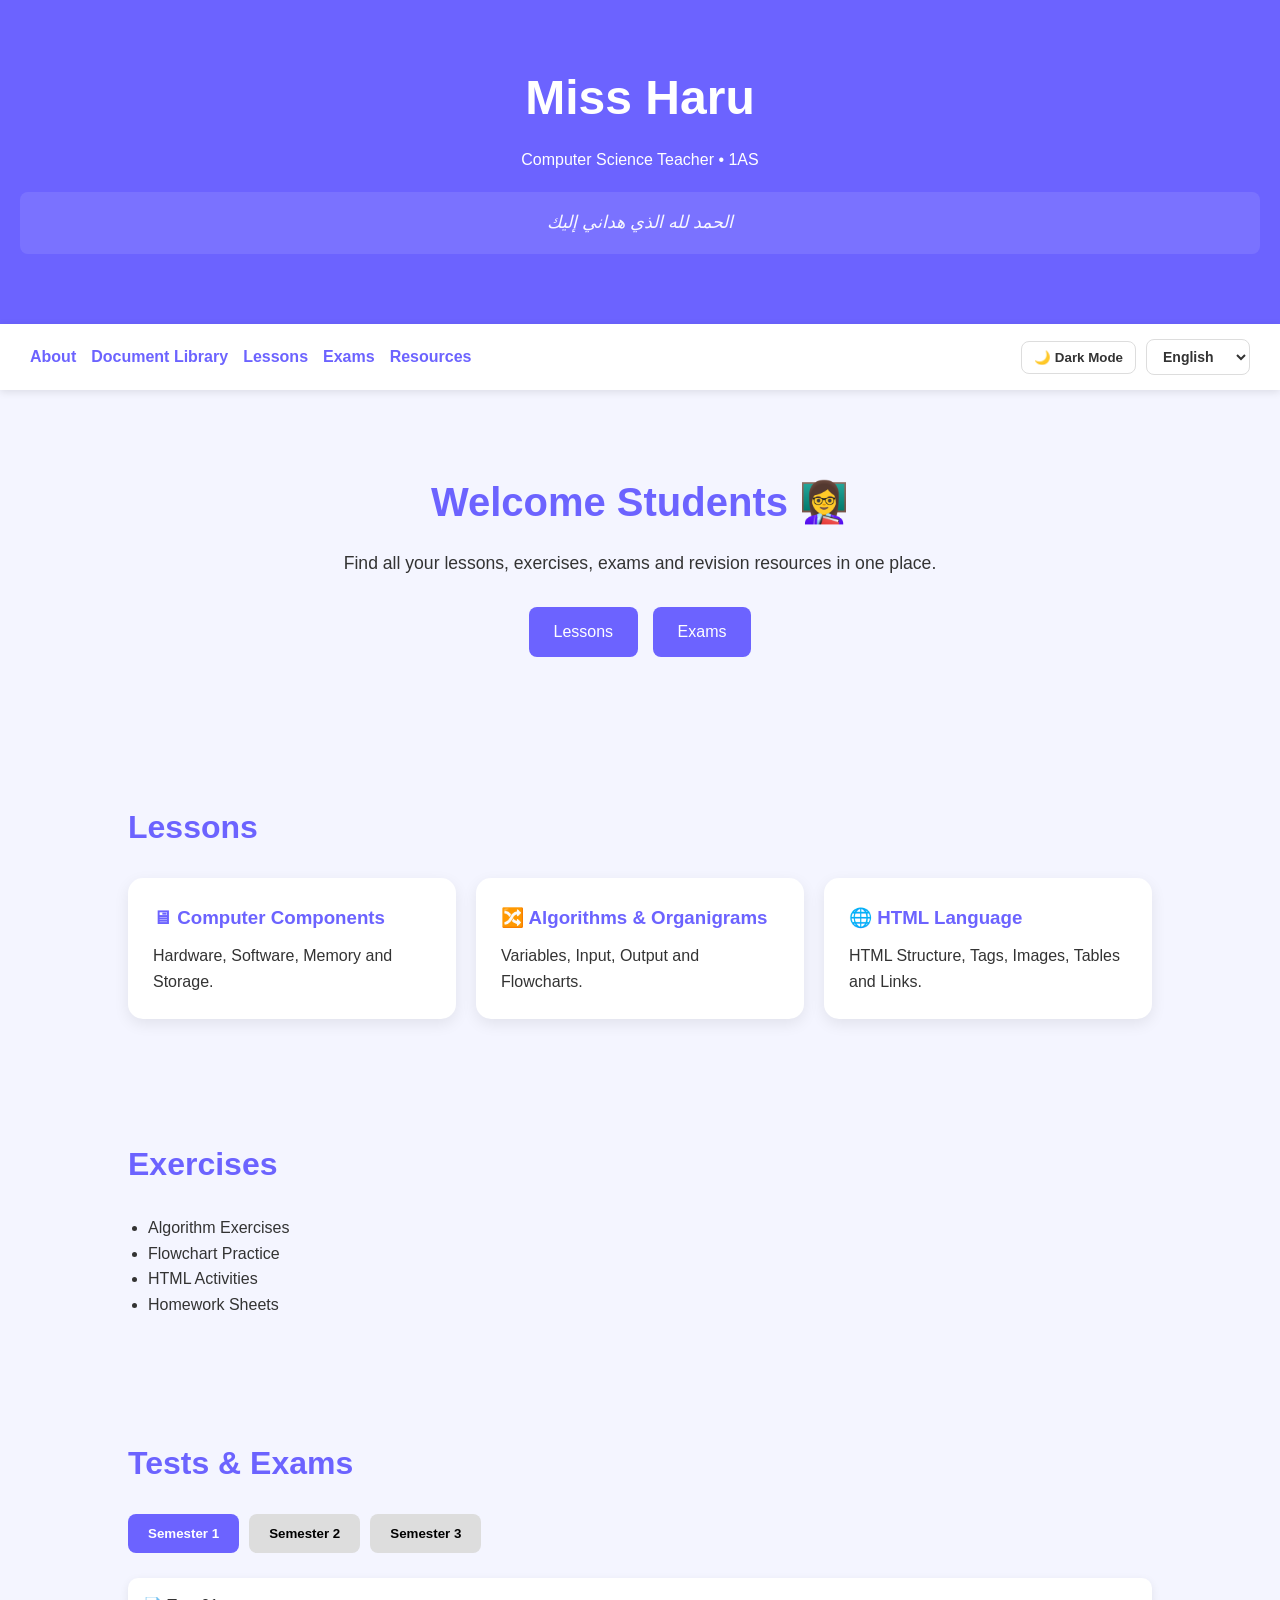
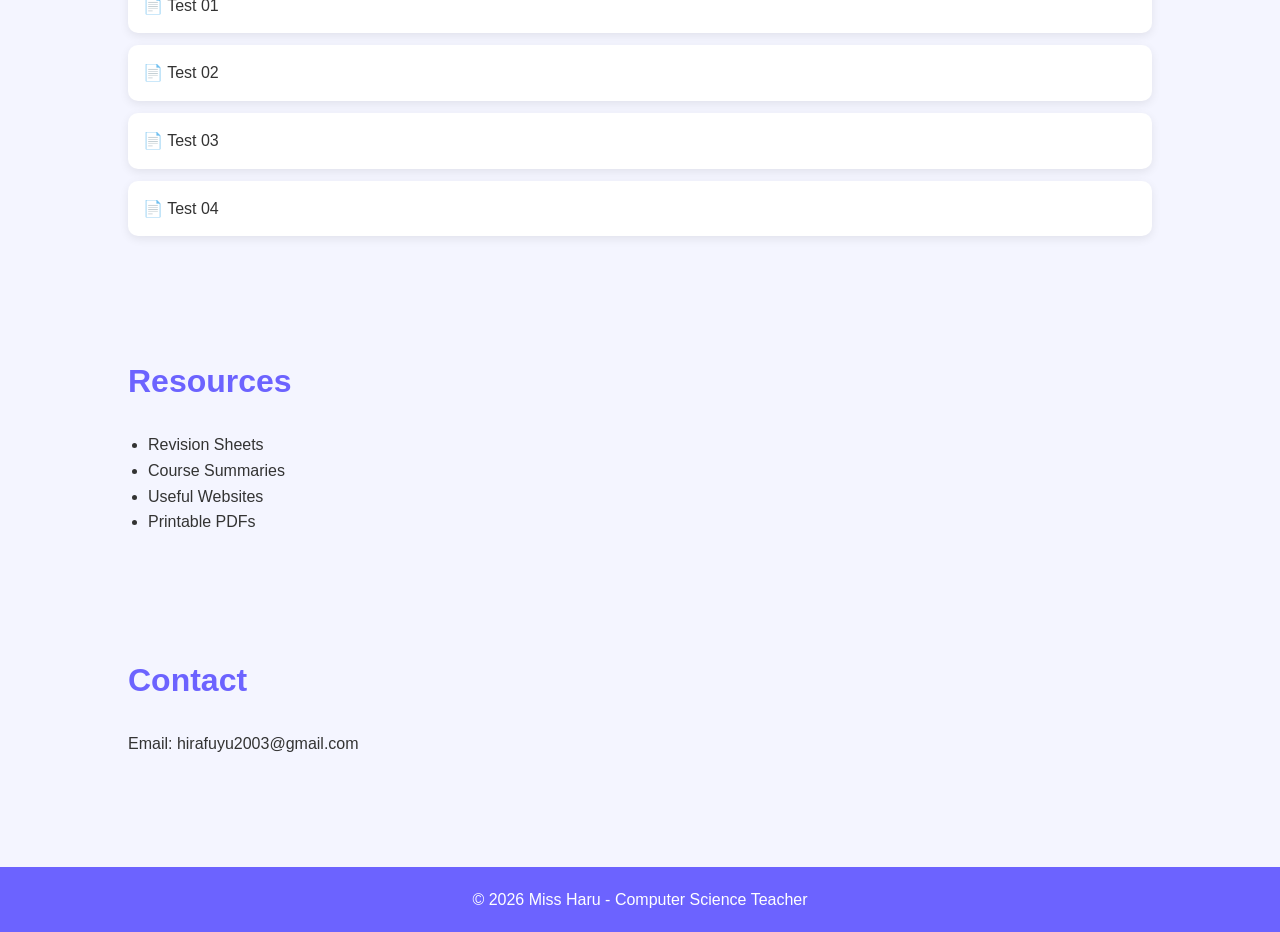
<file: index.html>
<!DOCTYPE html>
<html lang="en">
<head>
    <meta charset="UTF-8">
    <meta name="viewport" content="width=device-width, initial-scale=1.0">
    <title>Miss Haru | Computer Science Teacher</title>
    <link rel="stylesheet" href="style.css">
</head>
<body>

<header>
    <h1 data-i18n="header_h1">Miss Haru</h1>
    <p data-i18n="header_p">Computer Science Teacher • 1AS</p>
    <div class="dua-container">
        <p id="randomDua" class="dua-text" dir="rtl"></p>
    </div>
</header>

<nav>

    <div class="nav-links">
        <a href="about.html" data-i18n="nav_about">About</a>
        <a href="library.html" data-i18n="nav_library">Document Library</a>
        <a href="#lessons" data-i18n="nav_lessons">Lessons</a>
        <a href="#exams" data-i18n="nav_exams">Exams</a>
        <a href="#resources" data-i18n="nav_resources">Resources</a>
    </div>

    <div class="controls">

        <button id="themeBtn" data-i18n="theme_btn">
            🌙 Dark Mode
        </button>

        <select id="languageSelect">
            <option value="en">English</option>
            <option value="fr">Français</option>
            <option value="ar">العربية</option>
        </select>

    </div>

</nav>
<section class="hero">
    <h2 data-i18n="hero_h2">Welcome Students 👩‍🏫</h2>
    <p data-i18n="hero_p">
        Find all your lessons, exercises, exams and revision resources
        in one place.
    </p>

    <div class="buttons">
        <a href="#lessons" class="btn" data-i18n="hero_btn_lessons">Lessons</a>
        <a href="#exams" class="btn" data-i18n="hero_btn_exams">Exams</a>
    </div>
</section>

<section id="lessons">
    <h2 data-i18n="lessons_h2">Lessons</h2>

    <div class="cards">

        <div class="card">
            <h3 data-i18n="lessons_card1_h3">🖥 Computer Components</h3>
            <p data-i18n="lessons_card1_p">Hardware, Software, Memory and Storage.</p>
        </div>

        <div class="card">
            <h3 data-i18n="lessons_card2_h3">🔀 Algorithms & Organigrams</h3>
            <p data-i18n="lessons_card2_p">Variables, Input, Output and Flowcharts.</p>
        </div>

        <div class="card">
            <h3 data-i18n="lessons_card3_h3">🌐 HTML Language</h3>
            <p data-i18n="lessons_card3_p">HTML Structure, Tags, Images, Tables and Links.</p>
        </div>

    </div>
</section>

<section id="exercises">
    <h2 data-i18n="exercises_h2">Exercises</h2>

    <ul>
        <li data-i18n="exercises_li1">Algorithm Exercises</li>
        <li data-i18n="exercises_li2">Flowchart Practice</li>
        <li data-i18n="exercises_li3">HTML Activities</li>
        <li data-i18n="exercises_li4">Homework Sheets</li>
    </ul>
</section>

<section id="exams">
    <h2 data-i18n="exams_h2">Tests & Exams</h2>

    <div class="semester-buttons">

        <button class="semester-btn active"
                onclick="showSemester('s1', this)">
            <span data-i18n="semester_btn1">Semester 1</span>
        </button>

        <button class="semester-btn"
                onclick="showSemester('s2', this)">
            <span data-i18n="semester_btn2">Semester 2</span>
        </button>

        <button class="semester-btn"
                onclick="showSemester('s3', this)">
            <span data-i18n="semester_btn3">Semester 3</span>
        </button>

    </div>

    <!-- Semester 1 -->
    <div id="s1" class="semester-content">

        <a class="file-link"
           href="https://docs.google.com/document/d/1HttYBcA6JIwqnzbHLLjo4hazsIRl4T9G/edit?usp=drive_link&ouid=104030590589954354339&rtpof=true&sd=true"
           target="_blank"
           data-i18n="test_01">
           📄 Test 01
        </a>

        <a class="file-link"
           href="https://docs.google.com/document/d/1VN7Mac-yUS4EKmp8bcrLnFptUNzkGQrN/edit?usp=drive_link&ouid=104030590589954354339&rtpof=true&sd=true"
           target="_blank"
           data-i18n="test_02">
           📄 Test 02
        </a>

        <a class="file-link"
           href="https://docs.google.com/document/d/1Vyz4jThIdWHv7G8966OVTLlw8voYExCw/edit?usp=drive_link&ouid=104030590589954354339&rtpof=true&sd=true"
           target="_blank"
           data-i18n="test_03">
           📄 Test 03
        </a>
        
        <a class="file-link"
           href="https://docs.google.com/document/d/1Las5_eQPMrxNv_8gL14Y8X1Q0MrZ-Vqn/edit?usp=drive_link&ouid=104030590589954354339&rtpof=true&sd=true"
           target="_blank"
           data-i18n="test_04">
           📄 Test 04
        </a>

    </div>

    <!-- Semester 2 -->
    <div id="s2" class="semester-content hidden">

        <a class="file-link"
           href="https://drive.google.com/file/d/FILE_ID_4/view"
           target="_blank"
           data-i18n="test_03_s2">
           📄 Test 03
        </a>

        <a class="file-link"
           href="https://drive.google.com/file/d/FILE_ID_5/view"
           target="_blank"
           data-i18n="test_04_s2">
           📄 Test 04
        </a>

        <a class="file-link"
           href="https://drive.google.com/file/d/FILE_ID_6/view"
           target="_blank"
           data-i18n="semester_exam">
           📄 Semester Exam
        </a>

    </div>

    <!-- Semester 3 -->
    <div id="s3" class="semester-content hidden">

        <a class="file-link"
           href="https://drive.google.com/file/d/FILE_ID_7/view"
           target="_blank"
           data-i18n="final_exam">
           📄 Final Exam
        </a>

        <a class="file-link"
           href="https://drive.google.com/file/d/FILE_ID_8/view"
           target="_blank"
           data-i18n="revision_test">
           📄 Revision Test
        </a>

    </div>

</section>

<section id="resources">
    <h2 data-i18n="resources_h2">Resources</h2>

    <ul>
        <li data-i18n="resources_li1">Revision Sheets</li>
        <li data-i18n="resources_li2">Course Summaries</li>
        <li data-i18n="resources_li3">Useful Websites</li>
        <li data-i18n="resources_li4">Printable PDFs</li>
    </ul>
</section>

<section id="contact">
    <h2 data-i18n="contact_h2">Contact</h2>

    <p data-i18n="contact_email">Email: hirafuyu2003@gmail.com</p>
</section>

<footer>
    <p data-i18n="footer">© 2026 Miss Haru - Computer Science Teacher</p>
</footer>

<script src="translations.js"></script>
<script src="script.js"></script>
<script src="dua-loader.js"></script>

</body>
</html>
</file>
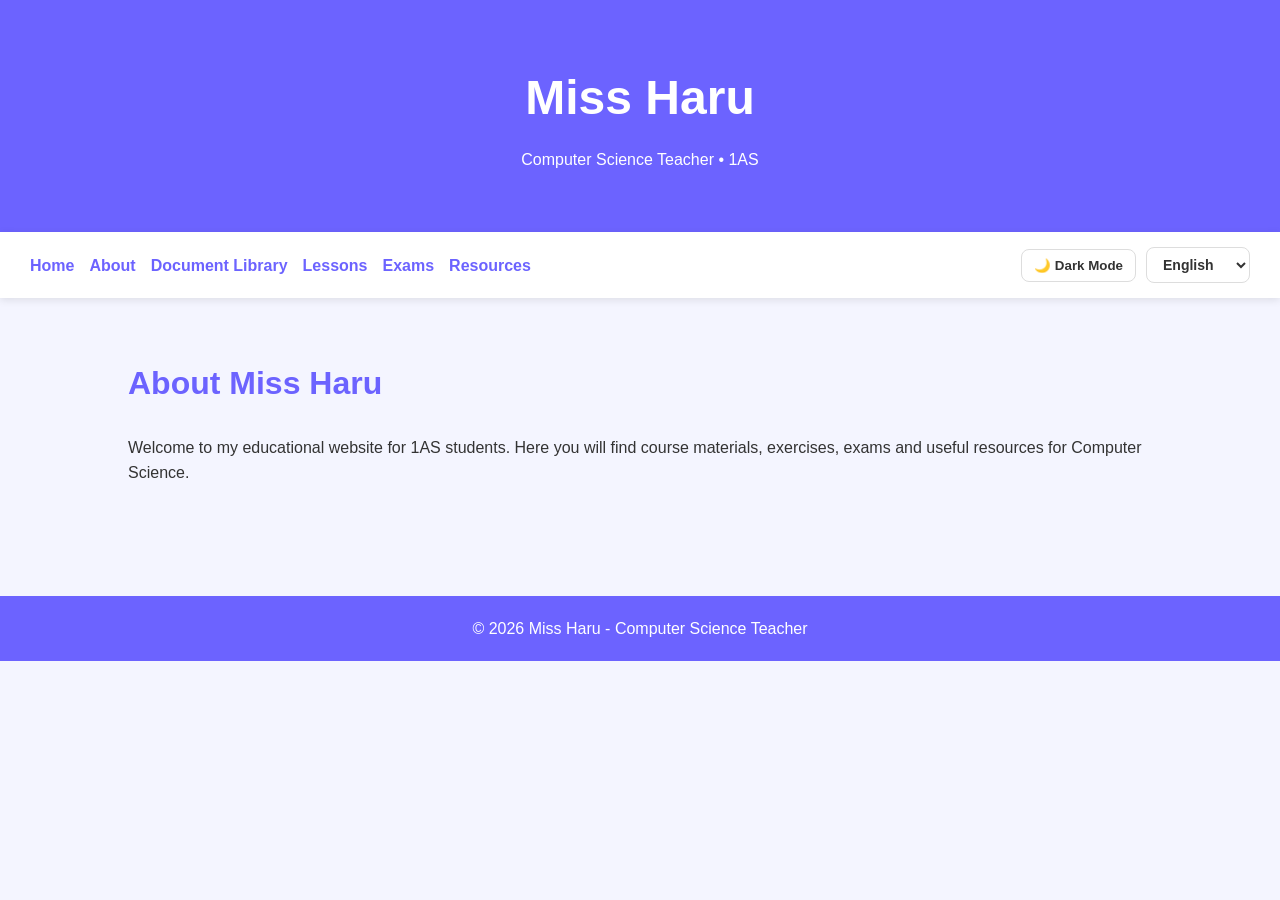
<file: about.html>
<!DOCTYPE html>
<html lang="en">
<head>
    <meta charset="UTF-8">
    <meta name="viewport" content="width=device-width, initial-scale=1.0">
    <title>About Miss Haru | Computer Science Teacher</title>
    <link rel="stylesheet" href="style.css">
</head>
<body>

<header>
    <h1 data-i18n="header_h1">Miss Haru</h1>
    <p data-i18n="header_p">Computer Science Teacher • 1AS</p>
</header>

<nav>

    <div class="nav-links">
        <a href="index.html" data-i18n="nav_home">Home</a>
        <a href="about.html" data-i18n="nav_about">About</a>
        <a href="library.html" data-i18n="nav_library">Document Library</a>
        <a href="index.html#lessons" data-i18n="nav_lessons">Lessons</a>
        <a href="index.html#exams" data-i18n="nav_exams">Exams</a>
        <a href="index.html#resources" data-i18n="nav_resources">Resources</a>
    </div>

    <div class="controls">

        <button id="themeBtn" data-i18n="theme_btn">
            🌙 Dark Mode
        </button>

        <select id="languageSelect">
            <option value="en">English</option>
            <option value="fr">Français</option>
            <option value="ar">العربية</option>
        </select>

    </div>

</nav>

<section id="about">
    <h2 data-i18n="about_h2">About Miss Haru</h2>
    <p data-i18n="about_p">
        I'm Haru, an engineer, teacher , and freelance developer from Algeria.

Passionate about technology and lifelong learning, I enjoy building digital solutions that combine creativity, functionality, and real-world impact. My background in education has strengthened my belief that knowledge should be accessible, engaging, and empowering.

Whether I'm developing software, exploring artificial intelligence, or teaching students, my goal remains the same: to learn, create, and contribute meaningful value through technology.

Welcome to my digital space—a place where ideas become projects and curiosity drives innovation.
    </p>
</section>

<footer>
    <p data-i18n="footer">© 2026 Miss Haru - Computer Science Teacher</p>
</footer>

<script src="translations.js"></script>
<script src="script.js"></script>

</body>
</html>
</file>
<file: style.css>
*{
    margin:0;
    padding:0;
    box-sizing:border-box;
}

html{
    scroll-behavior:smooth;
}

body{
    font-family:Arial, Helvetica, sans-serif;
    background:#f4f5ff;
    color:#333;
    line-height:1.6;
}

header{
    background:#6c63ff;
    color:white;
    text-align:center;
    padding:60px 20px;
}

header h1{
    font-size:3rem;
}

header p{
    margin-top:10px;
}

.dua-container{
    margin-top:20px;
    font-size:1.1rem;
    font-style:italic;
    opacity:0.95;
}

.dua-text{
    line-height:1.8;
    padding:15px;
    background:rgba(255,255,255,0.1);
    border-radius:8px;
    margin:10px 0;
}

nav{
    display:flex;
    justify-content:space-between;
    align-items:center;
    padding:15px 30px;
    background:white;
    box-shadow:0 2px 8px rgba(0,0,0,.1);
    position:sticky;
    top:0;
    z-index:100;
}

.nav-links {
    display: flex;
    gap: 15px;
}

.nav-links a{
    text-decoration:none;
    color:#6c63ff;
    font-weight:bold;
    transition: color 0.3s;
}

.nav-links a:hover{
    color:#4338ca;
}

.controls{
    display:flex;
    gap:10px;
    align-items:center;
}

#themeBtn,
#languageSelect{
    padding:8px 12px;
    border:1px solid #ddd;
    border-radius:8px;
    cursor:pointer;
    font-weight:bold;
    background:white;
    color:#333;
    transition: all 0.3s;
}

#themeBtn:hover,
#languageSelect:hover{
    background:#f0f0f0;
}

#languageSelect{
    font-size: 14px;
}

.hero{
    text-align:center;
    padding:80px 20px;
}

.hero h2{
    margin-bottom:15px;
    font-size: 2.5rem;
    color: #6c63ff;
}

.hero p{
    font-size: 1.1rem;
    margin-bottom: 20px;
}

.buttons{
    margin-top:25px;
}

.btn{
    display:inline-block;
    text-decoration:none;
    background:#6c63ff;
    color:white;
    padding:12px 25px;
    border-radius:8px;
    margin:5px;
    transition: all 0.3s;
}

.btn:hover{
    background:#4f46e5;
    transform: translateY(-2px);
}

section{
    padding:60px 10%;
}

section h2{
    color:#6c63ff;
    margin-bottom:25px;
    font-size: 2rem;
}

.cards{
    display:flex;
    flex-wrap:wrap;
    gap:20px;
}

.card{
    background:white;
    padding:25px;
    border-radius:15px;
    box-shadow:0 5px 15px rgba(0,0,0,.08);
    flex:1;
    min-width:250px;
    transition:0.3s;
}

.card:hover{
    transform:translateY(-6px);
    box-shadow:0 8px 20px rgba(0,0,0,.15);
}

.card h3{
    margin-bottom:10px;
    color:#6c63ff;
}

ul{
    margin-left:20px;
}

html[dir="rtl"] ul {
    margin-left: 0;
    margin-right: 20px;
}

.semester-buttons{
    display:flex;
    gap:10px;
    margin-bottom:25px;
    flex-wrap:wrap;
}

.semester-btn{
    padding:12px 20px;
    border:none;
    border-radius:8px;
    background:#ddd;
    cursor:pointer;
    font-weight:bold;
    transition: all 0.3s;
}

.semester-btn:hover{
    background:#ccc;
}

.semester-btn.active{
    background:#6c63ff;
    color:white;
}

.semester-content{
    display:flex;
    flex-direction:column;
    gap:12px;
}

.hidden{
    display:none;
}

.file-link{
    background:white;
    text-decoration:none;
    color:#333;
    padding:15px;
    border-radius:10px;
    box-shadow:0 3px 10px rgba(0,0,0,.08);
    transition:0.3s;
    display:block;
}

.file-link:hover{
    transform:translateX(5px);
    box-shadow:0 5px 15px rgba(0,0,0,.15);
}

html[dir="rtl"] .file-link:hover {
    transform: translateX(-5px);
}

footer{
    background:#6c63ff;
    color:white;
    text-align:center;
    padding:20px;
    margin-top:50px;
}

/* Dark Mode Styles */
.dark-mode{
    background:#1e1e1e;
    color:white;
}

.dark-mode nav{
    background:#2a2a2a;
    box-shadow: 0 2px 8px rgba(0,0,0,.3);
}

.dark-mode .nav-links a{
    color:#a8a8ff;
}

.dark-mode .nav-links a:hover{
    color:#d0d0ff;
}

.dark-mode .card{
    background:#2f2f2f;
    color:white;
    box-shadow:0 5px 15px rgba(0,0,0,.3);
}

.dark-mode .card:hover{
    box-shadow:0 8px 20px rgba(0,0,0,.4);
}

.dark-mode .file-link{
    background:#2f2f2f;
    color:white;
    box-shadow:0 3px 10px rgba(0,0,0,.3);
}

.dark-mode .file-link:hover{
    box-shadow:0 5px 15px rgba(0,0,0,.4);
}

.dark-mode section{
    color:white;
}

.dark-mode #themeBtn,
.dark-mode #languageSelect{
    background:#2f2f2f;
    color:white;
    border-color:#444;
}

.dark-mode #themeBtn:hover,
.dark-mode #languageSelect:hover{
    background:#3a3a3a;
}

.dark-mode footer{
    background:#1a1a1a;
}

.dark-mode header{
    background:#5a52d5;
}

.dark-mode .dua-text{
    background:rgba(0,0,0,0.2);
}

/* Responsive Design */
@media(max-width:768px){

    header h1{
        font-size:2rem;
    }

    nav{
        flex-direction:column;
        gap:15px;
        padding:15px;
    }

    .nav-links{
        flex-direction: column;
        width: 100%;
        text-align: center;
    }

    .nav-links a{
        display:block;
        margin:10px 0;
    }

    .controls{
        width: 100%;
        justify-content: center;
    }

    .cards{
        flex-direction:column;
    }

    section{
        padding:40px 5%;
    }

    .hero{
        padding:40px 20px;
    }

    .hero h2{
        font-size: 1.8rem;
    }

    .dua-container{
        margin-top:15px;
        font-size:1rem;
    }

}

/* Arabic RTL Support */
html[dir="rtl"] {
    text-align: right;
}

html[dir="rtl"] .nav-links {
    flex-direction: row-reverse;
}

html[dir="rtl"] .controls {
    flex-direction: row-reverse;
}

html[dir="rtl"] section {
    text-align: right;
}

html[dir="rtl"] .cards {
    flex-direction: row;
}

html[dir="rtl"] ul {
    text-align: right;
}

html[dir="rtl"] .semester-buttons {
    justify-content: flex-end;
}
</file>
